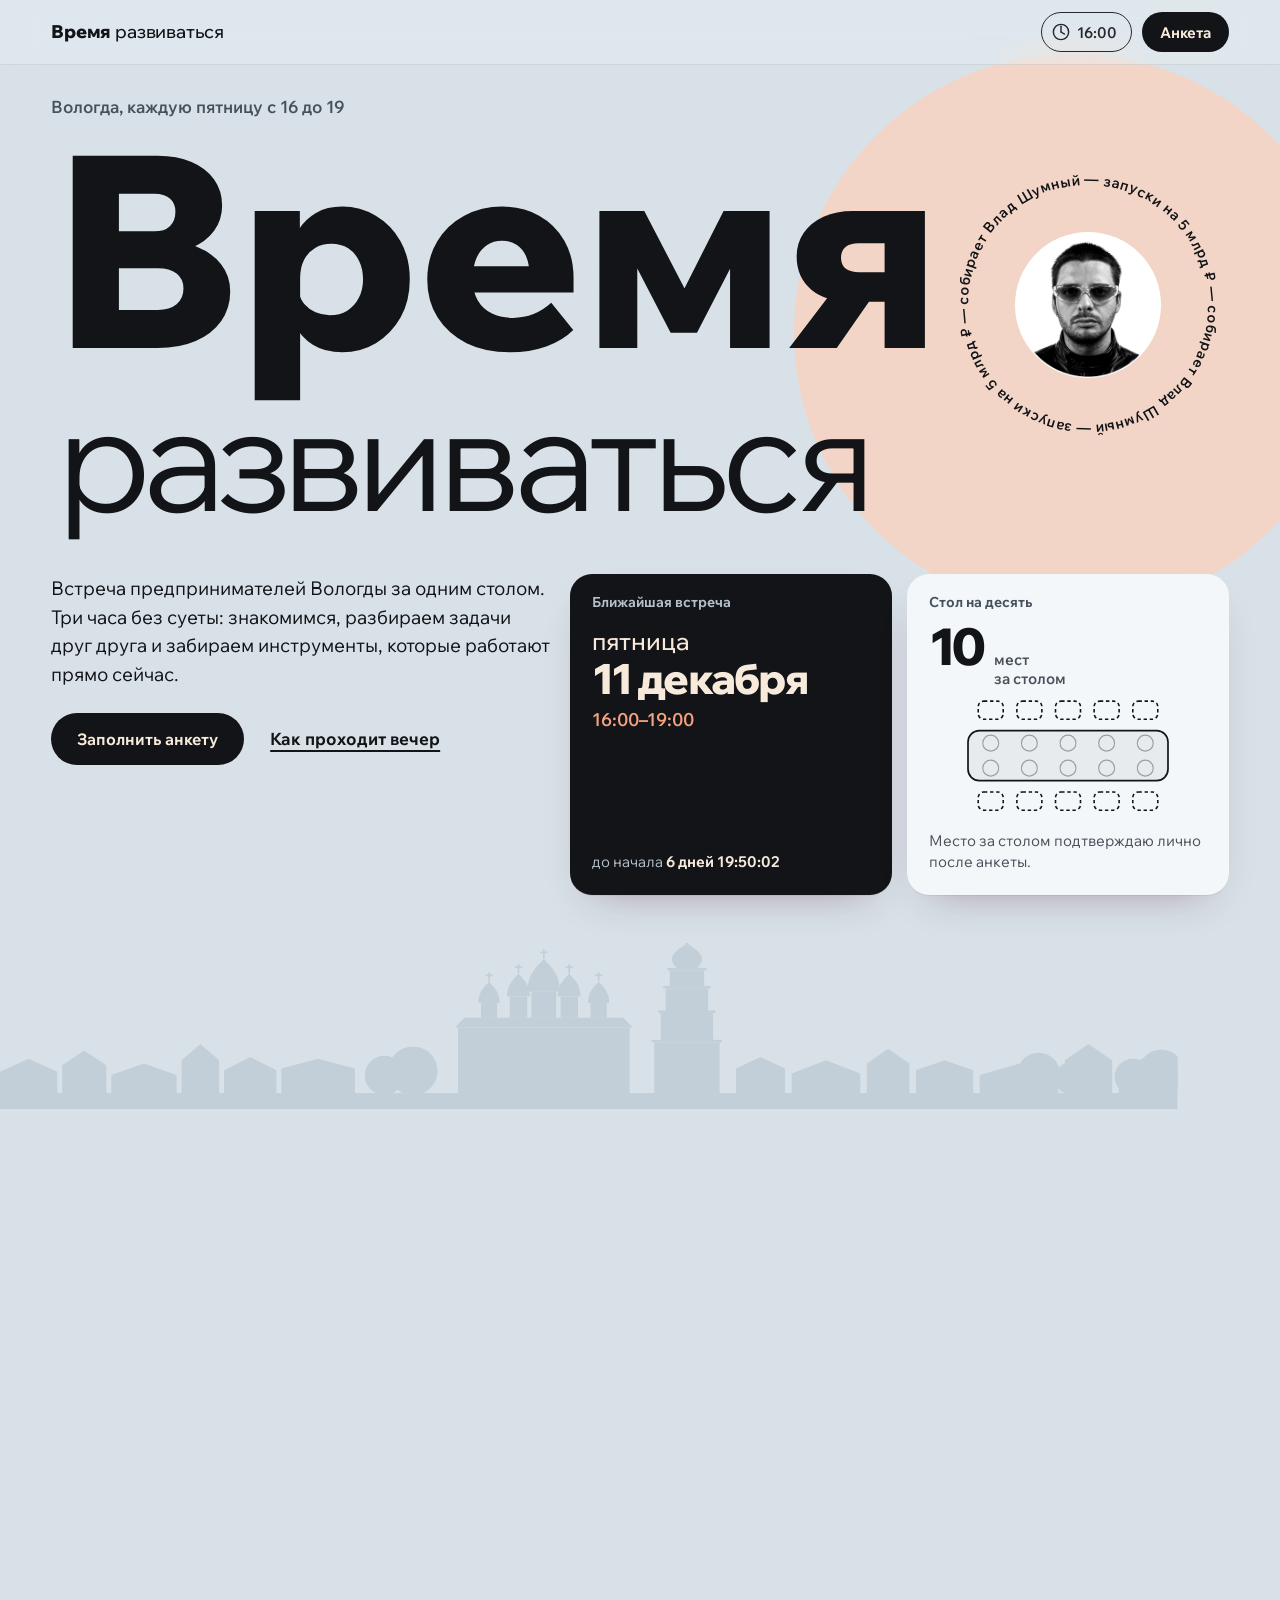
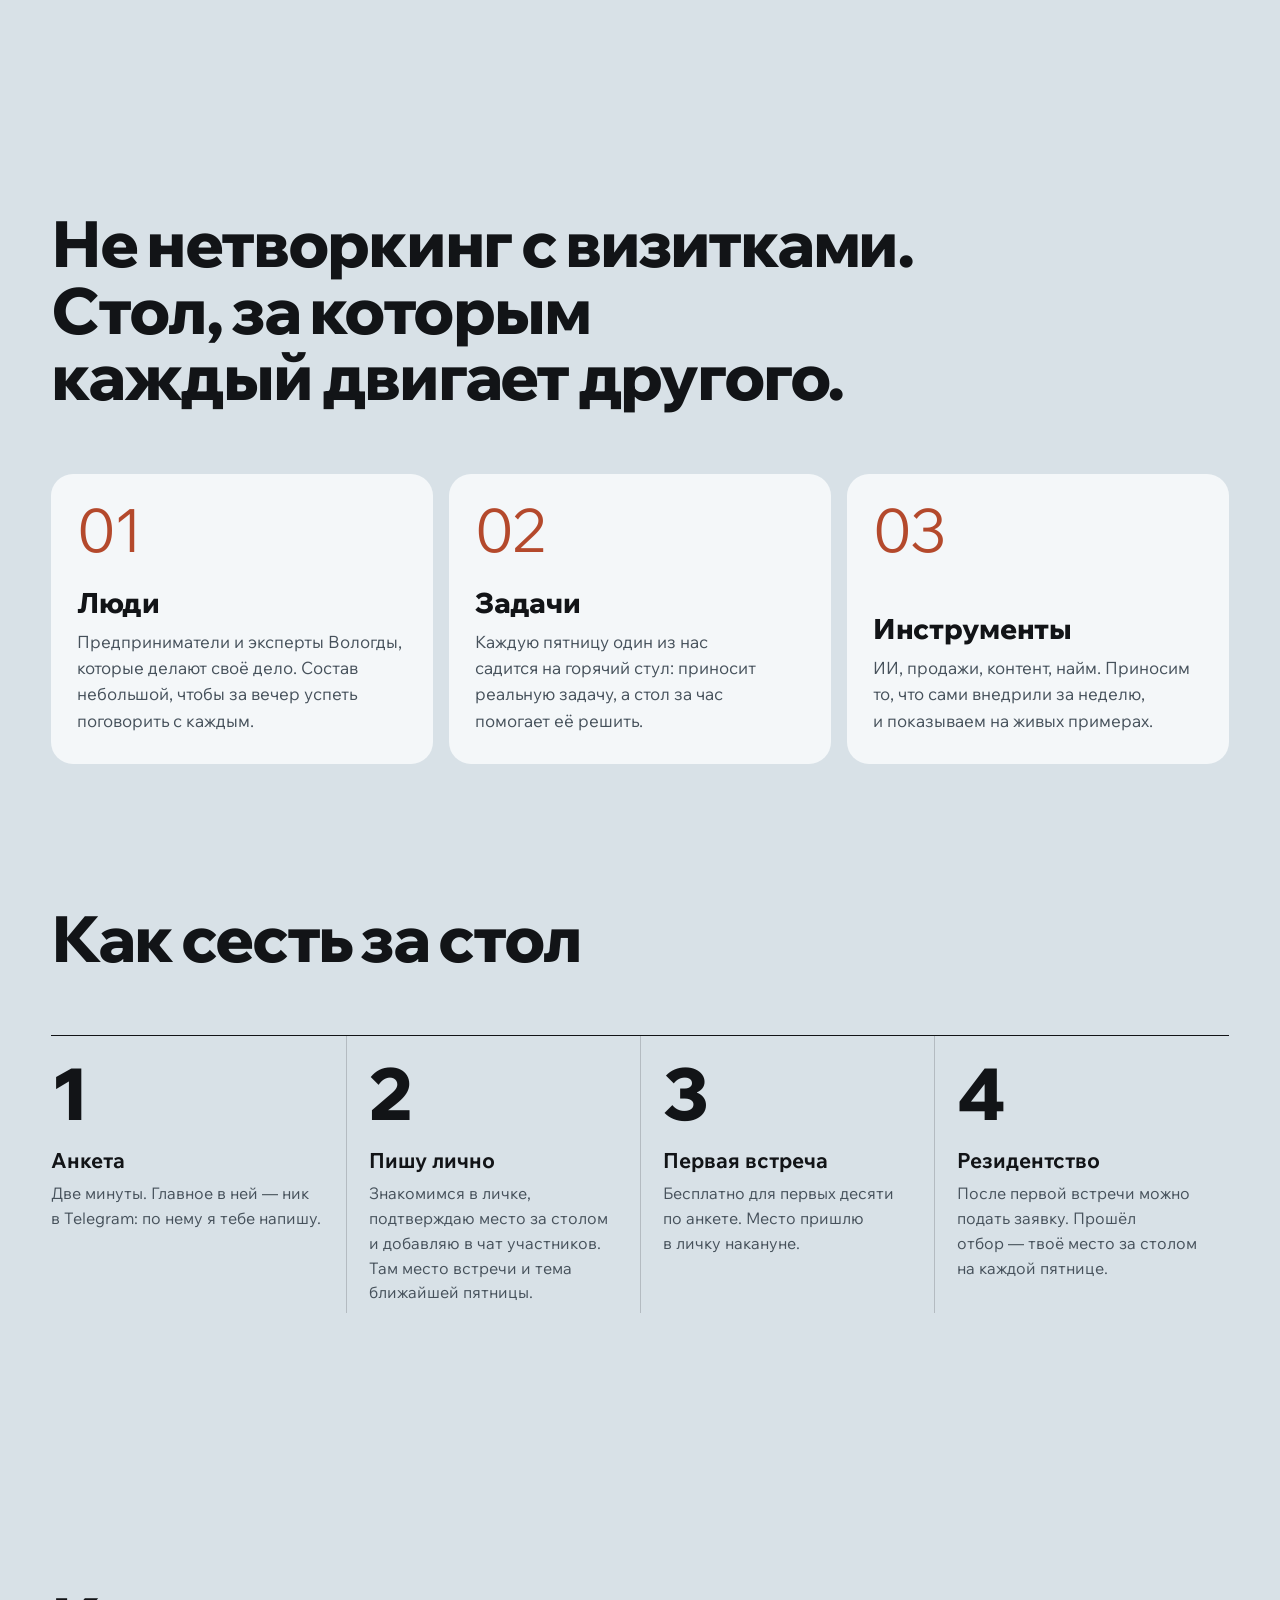
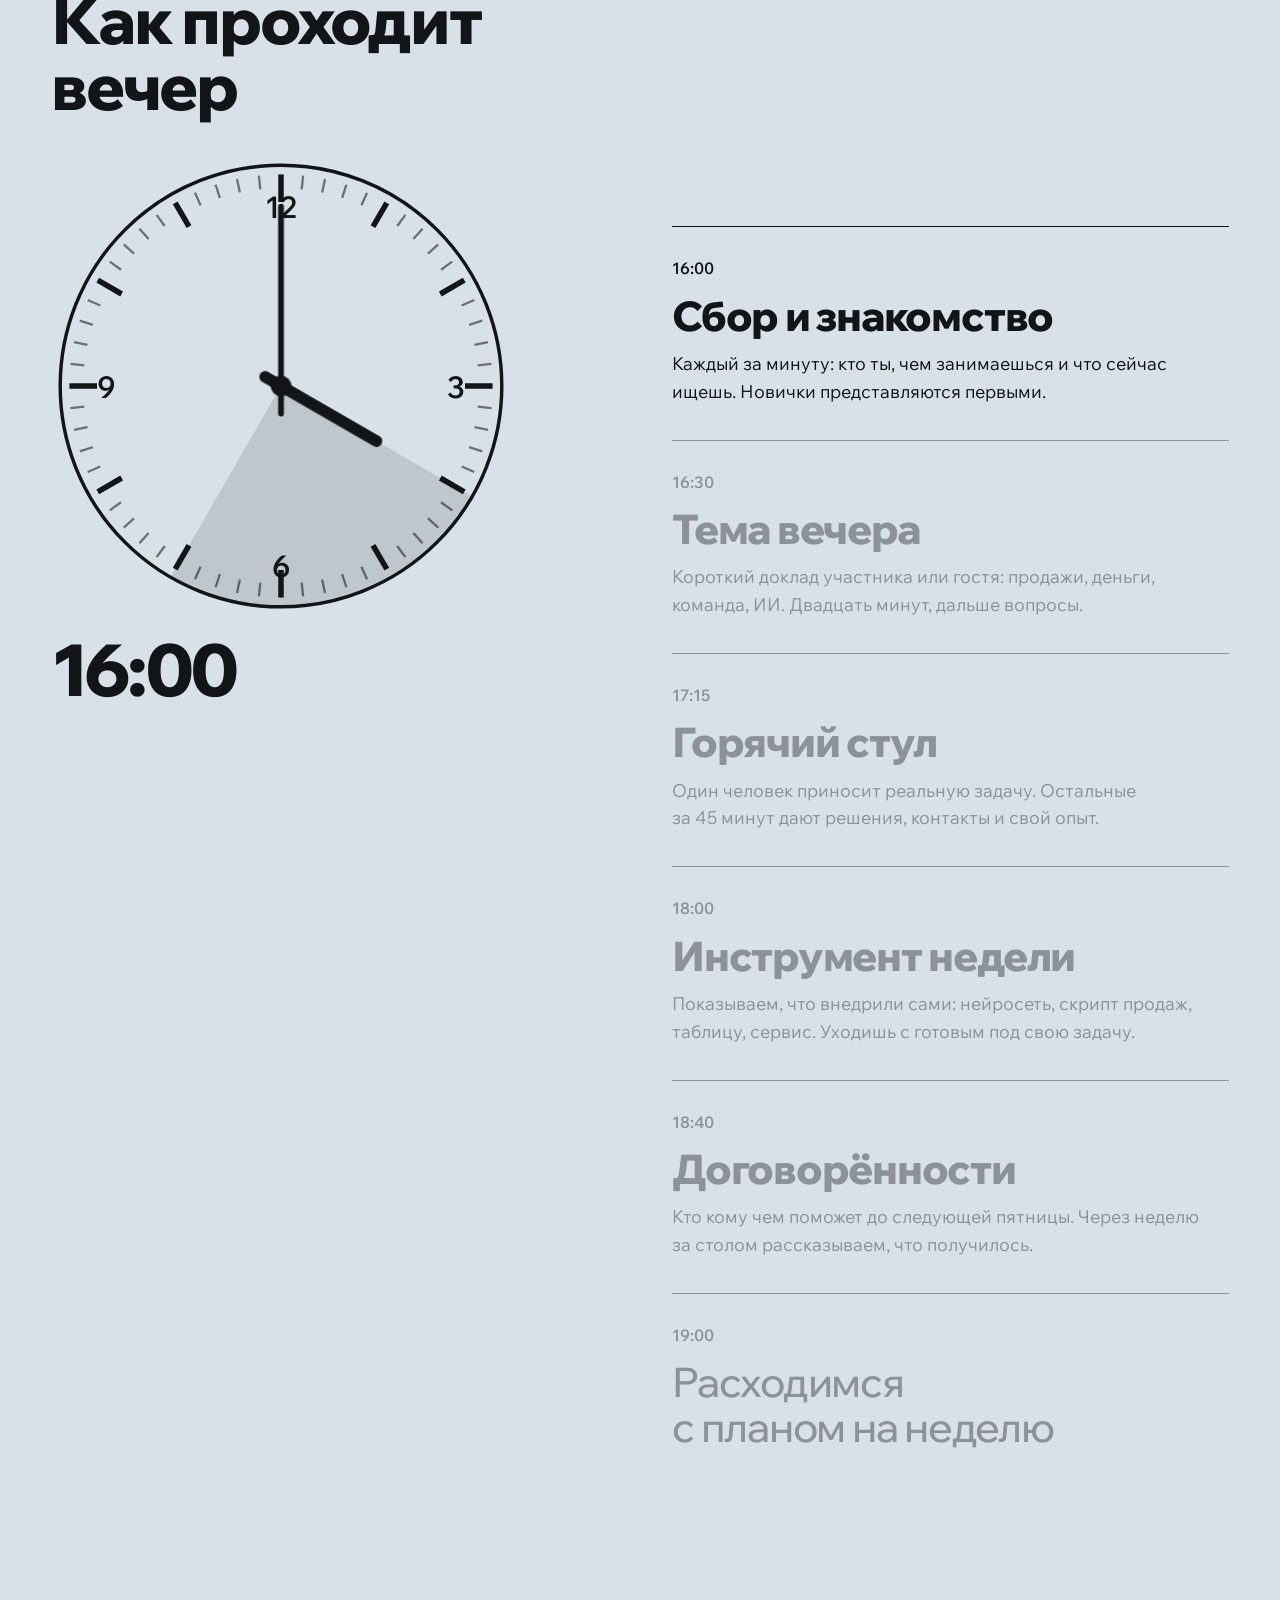
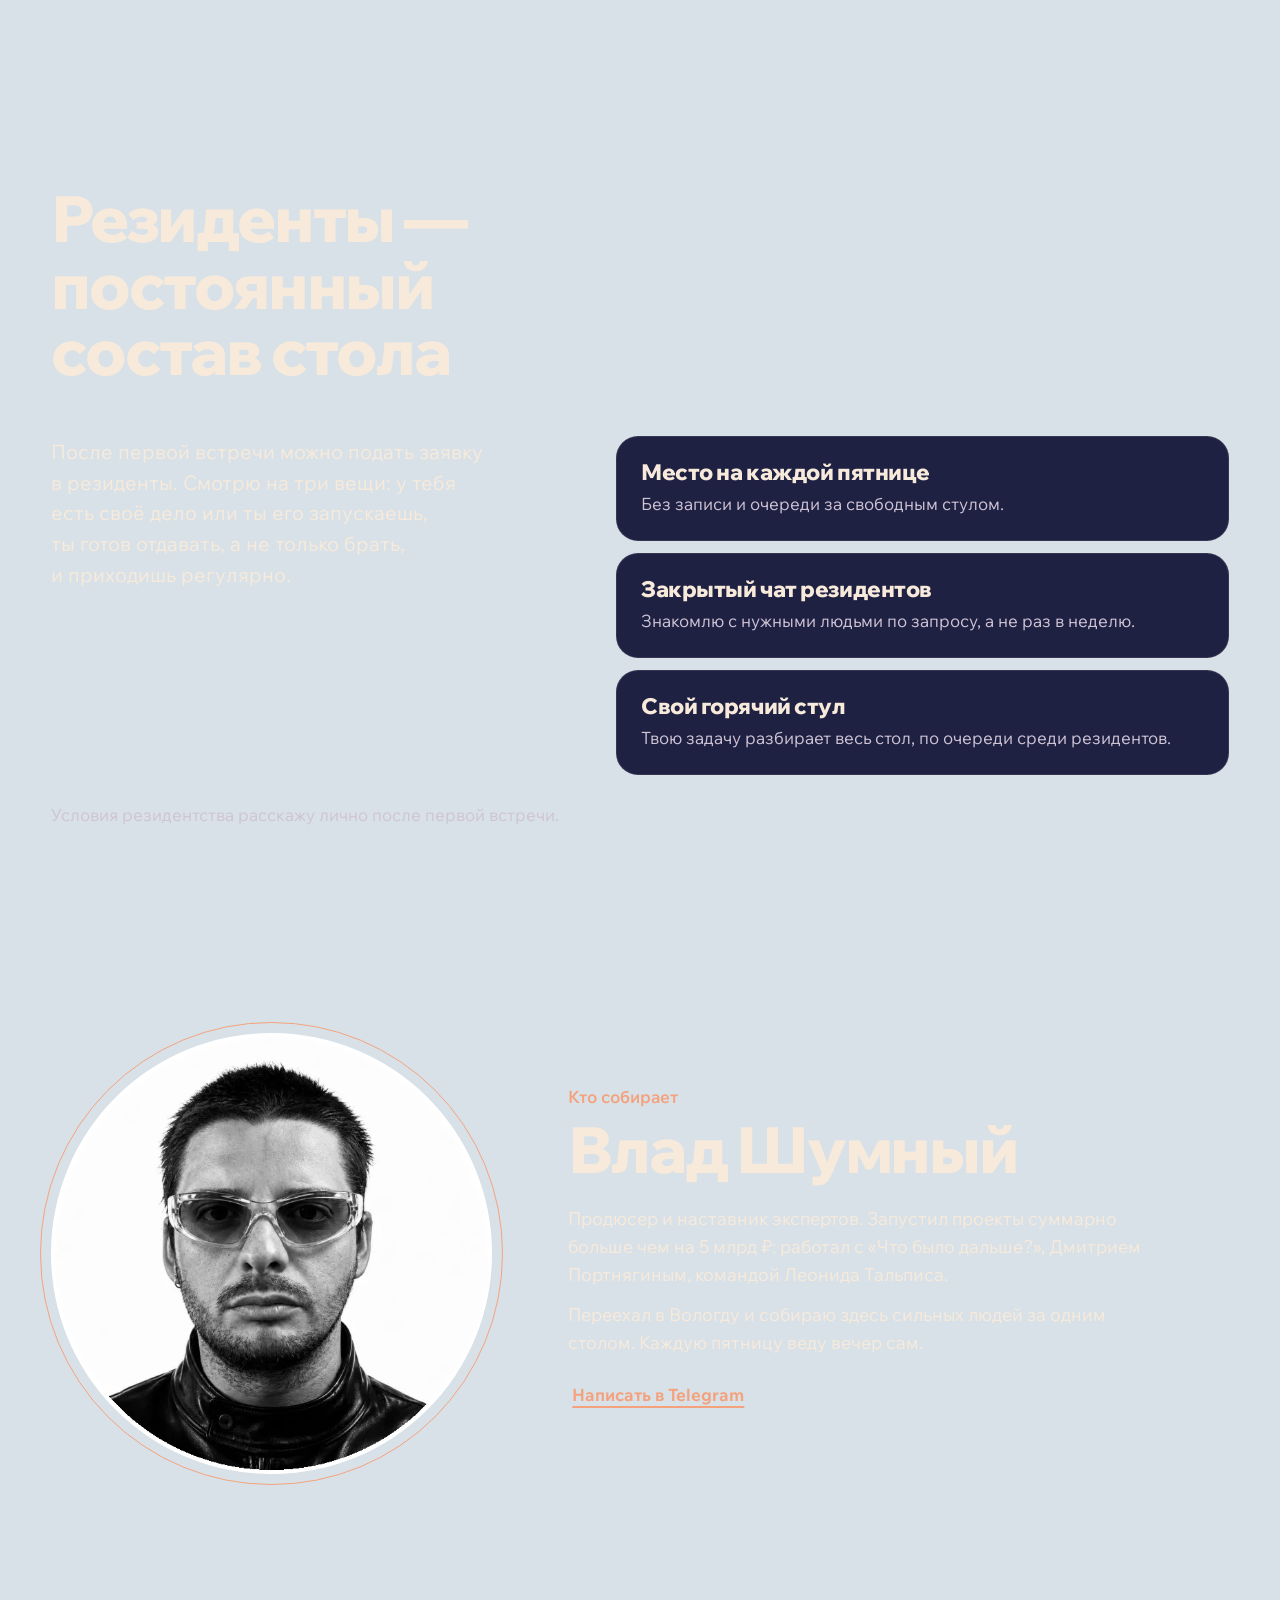
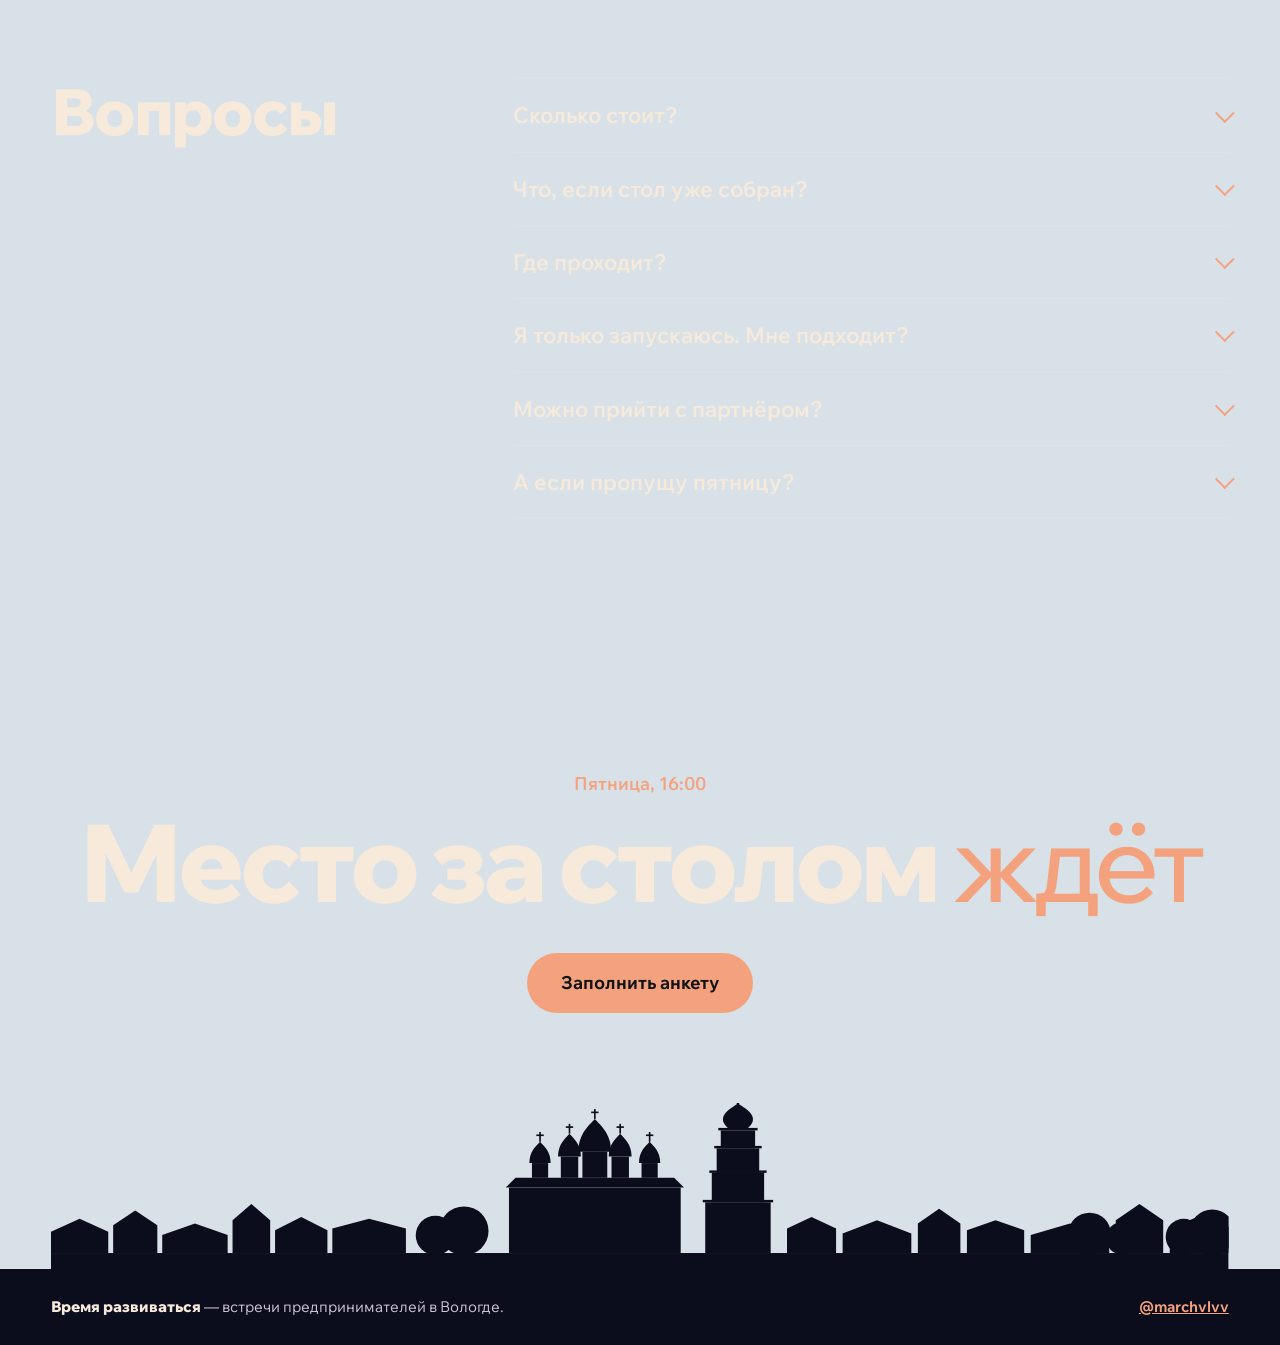
<file: index.html>
<!doctype html>
<html lang="ru">
<head>
<meta charset="utf-8">
<meta name="viewport" content="width=device-width, initial-scale=1, viewport-fit=cover">
<title>Время развиваться — встречи предпринимателей в Вологде</title>
<meta name="description" content="Каждую пятницу с 16 до 19 предприниматели Вологды собираются за одним столом: знакомства, разбор задач и инструменты, которые работают. Первая встреча бесплатна для первых десяти.">
<meta name="theme-color" content="#D8E1E7">
<meta property="og:type" content="website">
<meta property="og:url" content="https://marchvlv.ru/vremya/">
<link rel="canonical" href="https://marchvlv.ru/vremya/">
<meta property="og:title" content="Время развиваться — пятницы в Вологде">
<meta property="og:description" content="Встреча предпринимателей каждую пятницу с 16 до 19. Первая встреча бесплатна для первых десяти.">
<meta property="og:image" content="https://marchvlv.ru/vremya/img/og.jpg">
<link rel="icon" href="img/favicon.svg" type="image/svg+xml">
<link rel="preconnect" href="https://fonts.googleapis.com">
<link rel="preconnect" href="https://fonts.gstatic.com" crossorigin>
<link href="https://fonts.googleapis.com/css2?family=Wix+Madefor+Display:wght@400..800&family=Wix+Madefor+Text:wght@400..800&display=swap" rel="stylesheet">
<script>
/* сборку первого экрана курсорами показываем один раз за визит; ?intro=1 повторяет */
(function(){try{var q=new URLSearchParams(location.search),m=q.get("motion");var on=m==="1"||(m!=="0"&&localStorage.getItem("motion")==="1");var r=matchMedia("(prefers-reduced-motion: reduce)").matches;var seen=q.get("intro")==="1"?null:sessionStorage.getItem("vr-intro");if((!r||on)&&!seen&&!location.hash)document.documentElement.classList.add("assembling")}catch(e){}})();
</script>
<link rel="stylesheet" href="style.css">
</head>
<body>
<a class="skip" href="#main">К содержанию</a>

<!-- небо: четыре цвета вечера, меняются только прозрачностью -->
<div class="sky" aria-hidden="true">
  <i class="sky-l sky-day"></i><i class="sky-l sky-sunset"></i><i class="sky-l sky-dusk"></i><i class="sky-l sky-night"></i>
  <div class="stars" id="stars"></div>
  <div class="sun"><i class="sun-pale"></i><i class="sun-deep"></i></div>
</div>

<header class="bar" id="bar">
  <a class="brand" href="#top" aria-label="Время развиваться, наверх"><em>Время</em> развиваться</a>
  <div class="bar-right">
    <div class="clockpill" aria-hidden="true" title="Листай, и вечер идёт">
      <svg viewBox="0 0 20 20" class="mini"><circle cx="10" cy="10" r="8.5"/><line class="mini-h" x1="10" y1="10" x2="10" y2="5.5"/><line class="mini-m" x1="10" y1="10" x2="10" y2="3.5"/></svg>
      <span id="vtime">16:00</span>
    </div>
    <button class="btn btn-ink btn-sm" type="button" data-open-form>Анкета</button>
  </div>
</header>

<main id="main">
  <!-- 16:00 -->
  <section class="hero" id="top">
    <p class="kicker reveal">Вологда, каждую пятницу с&nbsp;16 до&nbsp;19</p>
    <h1 class="title">
      <span class="t1 reveal">Время</span>
      <span class="t2 reveal">развиваться</span>
    </h1>

    <figure class="portrait reveal" aria-label="Собирает Влад Шумный">
      <svg class="ring" viewBox="0 0 300 300" aria-hidden="true">
        <defs><path id="ringpath" d="M150,150 m-128,0 a128,128 0 1,1 256,0 a128,128 0 1,1 -256,0"/></defs>
        <text><textPath href="#ringpath" textLength="800" lengthAdjust="spacing">собирает Влад Шумный — запуски на 5 млрд ₽ — собирает Влад Шумный — запуски на 5 млрд ₽ — </textPath></text>
      </svg>
      <picture>
        <source srcset="img/vlad-640.webp 640w, img/vlad-320.webp 320w" sizes="(max-width: 700px) 180px, 260px" type="image/webp">
        <img src="img/vlad-640.jpg" width="640" height="640" alt="Влад Шумный в прозрачных очках, чёрно-белый портрет">
      </picture>
    </figure>

    <div class="hero-grid">
      <div class="hero-lead reveal">
        <p class="lead">Встреча предпринимателей Вологды за одним столом. Три часа без суеты: знакомимся, разбираем задачи друг друга и&nbsp;забираем инструменты, которые работают прямо сейчас.</p>
        <div class="cta-row">
          <button class="btn btn-ink" type="button" data-open-form>Заполнить анкету</button>
          <a class="link" href="#vecher">Как проходит вечер</a>
        </div>
      </div>

      <article class="tile tile-date reveal tilt" aria-live="polite">
        <p class="tile-label">Ближайшая встреча</p>
        <p class="date-day" id="next-day">пятница</p>
        <p class="date-num" id="next-date">20 ноября</p>
        <p class="date-time">16:00–19:00</p>
        <p class="count" id="countdown"><span>до начала</span> <b>—</b></p>
        <i class="glare" aria-hidden="true"></i>
      </article>

      <article class="tile tile-table reveal tilt" id="seats">
        <p class="tile-label">Стол на&nbsp;десять</p>
        <div class="seats-head"><span class="seats-num" id="seats-num">10</span><span class="seats-of" id="seats-of">мест<br>свободно</span></div>
        <svg class="table" viewBox="0 0 220 112" aria-hidden="true" id="chairs"></svg>
        <p class="seats-text" id="seats-text">Первая встреча бесплатна для первых десяти по&nbsp;анкете.</p>
        <i class="glare" aria-hidden="true"></i>
      </article>
    </div>

    <svg class="skyline skyline-day" viewBox="0 0 1440 220" preserveAspectRatio="xMidYMax slice" aria-hidden="true"><use href="#kremlin"/></svg>
  </section>

  <!-- кинетическая фраза: слова влетают по прокрутке -->
  <section class="kinetic" id="kinetic" aria-label="Пока все ждут понедельника, мы растём по пятницам">
    <div class="kin-sticky">
      <p class="kin-line" aria-hidden="true">
        <span class="w">Пока</span> <span class="w">все</span>
        <span class="w plate plate-ink">ждут понедельника,</span>
        <span class="w">мы</span> <span class="w plate plate-coral">растём</span>
        <span class="w">по</span> <span class="w plate plate-wine">пятницам.</span>
      </p>
      <span class="stamp" aria-hidden="true"><svg viewBox="0 0 120 120"><defs><path id="stamppath" d="M60,60 m-44,0 a44,44 0 1,1 88,0 a44,44 0 1,1 -88,0"/></defs><circle cx="60" cy="60" r="58"/><text><textPath href="#stamppath" textLength="270" lengthAdjust="spacing">пятница — 16:00 — 19:00 — </textPath></text><text x="60" y="68" class="stamp-c">пт</text></svg></span>
    </div>
  </section>

  <!-- что это -->
  <section class="block what" aria-labelledby="what-h">
    <h2 class="h2 reveal" id="what-h">Не нетворкинг с&nbsp;визитками. Стол, за&nbsp;которым каждый двигает другого.</h2>
    <div class="cards">
      <article class="card reveal tilt">
        <span class="card-n">01</span>
        <h3>Люди</h3>
        <p>Предприниматели и&nbsp;эксперты Вологды, которые делают своё дело. Состав небольшой, чтобы за&nbsp;вечер успеть поговорить с&nbsp;каждым.</p>
        <i class="glare" aria-hidden="true"></i>
      </article>
      <article class="card reveal tilt">
        <span class="card-n">02</span>
        <h3>Задачи</h3>
        <p>Каждую пятницу один из&nbsp;нас садится на&nbsp;горячий стул: приносит реальную задачу, а&nbsp;стол за&nbsp;час помогает её решить.</p>
        <i class="glare" aria-hidden="true"></i>
      </article>
      <article class="card reveal tilt">
        <span class="card-n">03</span>
        <h3>Инструменты</h3>
        <p>ИИ, продажи, контент, найм. Приносим то, что сами внедрили за&nbsp;неделю, и&nbsp;показываем на&nbsp;живых примерах.</p>
        <i class="glare" aria-hidden="true"></i>
      </article>
    </div>
  </section>

  <!-- как попасть -->
  <section class="block path" aria-labelledby="path-h">
    <h2 class="h2 reveal" id="path-h">Как сесть за&nbsp;стол</h2>
    <ol class="steps">
      <li class="step reveal">
        <span class="step-n">1</span>
        <h3>Анкета</h3>
        <p>Две минуты. Главное в&nbsp;ней — ник в&nbsp;Telegram: по&nbsp;нему я&nbsp;тебе напишу.</p>
      </li>
      <li class="step reveal">
        <span class="step-n">2</span>
        <h3>Пишу лично</h3>
        <p>Знакомимся в личке, подтверждаю место за столом и добавляю в чат участников. Там место встречи и тема ближайшей пятницы.</p>
      </li>
      <li class="step reveal">
        <span class="step-n">3</span>
        <h3>Первая встреча</h3>
        <p>Бесплатно для первых десяти по анкете. Место пришлю в личку накануне.</p>
      </li>
      <li class="step reveal">
        <span class="step-n">4</span>
        <h3>Резидентство</h3>
        <p>После первой встречи можно подать заявку. Прошёл отбор — твоё место за&nbsp;столом на&nbsp;каждой пятнице.</p>
      </li>
    </ol>
  </section>

  <!-- вечер: 16:00 → 19:00 -->
  <section class="evening" id="vecher" aria-labelledby="vecher-h">
    <div class="evening-sticky">
      <h2 class="h2 evening-h" id="vecher-h">Как проходит вечер</h2>
      <svg class="dial" viewBox="0 0 200 200" aria-hidden="true">
        <circle class="dial-face" cx="100" cy="100" r="96"/>
        <path class="dial-arc" d="M 100 100 L 183.14 148 A 96 96 0 0 1 52 183.14 Z"/>
        <g class="dial-ticks" id="ticks"></g>
        <g class="dial-nums">
          <text x="100" y="27">12</text><text x="176" y="105">3</text><text x="100" y="183">6</text><text x="24" y="105">9</text>
        </g>
        <g class="hand hand-h" id="hand-h"><line x1="100" y1="108" x2="100" y2="52"/></g>
        <g class="hand hand-m" id="hand-m"><line x1="100" y1="112" x2="100" y2="22"/></g>
        <circle class="dial-pin" cx="100" cy="100" r="4.5"/>
      </svg>
      <p class="dial-time" id="dial-time">16:00</p>
    </div>

    <ol class="slots" id="slots">
      <li class="slot" data-t="0">
        <time>16:00</time>
        <h3>Сбор и&nbsp;знакомство</h3>
        <p>Каждый за&nbsp;минуту: кто ты, чем занимаешься и&nbsp;что сейчас ищешь. Новички представляются первыми.</p>
      </li>
      <li class="slot" data-t="30">
        <time>16:30</time>
        <h3>Тема вечера</h3>
        <p>Короткий доклад участника или гостя: продажи, деньги, команда, ИИ. Двадцать минут, дальше вопросы.</p>
      </li>
      <li class="slot" data-t="75">
        <time>17:15</time>
        <h3>Горячий стул</h3>
        <p>Один человек приносит реальную задачу. Остальные за&nbsp;45 минут дают решения, контакты и&nbsp;свой опыт.</p>
      </li>
      <li class="slot" data-t="120">
        <time>18:00</time>
        <h3>Инструмент недели</h3>
        <p>Показываем, что внедрили сами: нейросеть, скрипт продаж, таблицу, сервис. Уходишь с&nbsp;готовым под свою задачу.</p>
      </li>
      <li class="slot" data-t="160">
        <time>18:40</time>
        <h3>Договорённости</h3>
        <p>Кто кому чем поможет до&nbsp;следующей пятницы. Через неделю за&nbsp;столом рассказываем, что получилось.</p>
      </li>
      <li class="slot slot-end" data-t="180">
        <time>19:00</time>
        <h3>Расходимся с&nbsp;планом на&nbsp;неделю</h3>
      </li>
    </ol>
  </section>

  <!-- 19:00, ночь -->
  <section class="block night resident" aria-labelledby="res-h">
    <h2 class="h2 reveal" id="res-h">Резиденты — постоянный состав стола</h2>
    <div class="res-grid">
      <p class="res-text reveal">После первой встречи можно подать заявку в&nbsp;резиденты. Смотрю на&nbsp;три вещи: у&nbsp;тебя есть своё дело или ты его запускаешь, ты готов отдавать, а&nbsp;не&nbsp;только брать, и&nbsp;приходишь регулярно.</p>
      <ul class="perks">
        <li class="perk reveal tilt"><b>Место на&nbsp;каждой пятнице</b><span>Без записи и&nbsp;очереди за&nbsp;свободным стулом.</span><i class="glare" aria-hidden="true"></i></li>
        <li class="perk reveal tilt"><b>Закрытый чат резидентов</b><span>Знакомлю с&nbsp;нужными людьми по&nbsp;запросу, а&nbsp;не&nbsp;раз в&nbsp;неделю.</span><i class="glare" aria-hidden="true"></i></li>
        <li class="perk reveal tilt"><b>Свой горячий стул</b><span>Твою задачу разбирает весь стол, по&nbsp;очереди среди резидентов.</span><i class="glare" aria-hidden="true"></i></li>
      </ul>
    </div>
    <p class="res-note reveal">Условия резидентства расскажу лично после первой встречи.</p>
  </section>

  <section class="block night host" aria-labelledby="host-h">
    <div class="host-photo reveal">
      <picture>
        <source srcset="img/vlad-640.webp" type="image/webp">
        <img src="img/vlad-640.jpg" width="640" height="640" alt="Влад Шумный" loading="lazy">
      </picture>
    </div>
    <div class="host-text">
      <p class="kicker reveal">Кто собирает</p>
      <h2 class="h2 reveal" id="host-h">Влад Шумный</h2>
      <p class="reveal">Продюсер и&nbsp;наставник экспертов. Запустил проекты суммарно больше чем на&nbsp;5&nbsp;млрд&nbsp;₽: работал с&nbsp;«Что было дальше?», Дмитрием Портнягиным, командой Леонида Тальписа.</p>
      <p class="reveal">Переехал в&nbsp;Вологду и&nbsp;собираю здесь сильных людей за&nbsp;одним столом. Каждую пятницу веду вечер сам.</p>
      <a class="link link-light reveal" href="https://t.me/marchvlvv" target="_blank" rel="noopener">Написать в&nbsp;Telegram</a>
    </div>
  </section>

  <section class="block night faq" aria-labelledby="faq-h">
    <h2 class="h2 reveal" id="faq-h">Вопросы</h2>
    <div class="qa">
      <details class="reveal"><summary>Сколько стоит?</summary><p>Первая встреча бесплатна для первых десяти по&nbsp;анкете. Условия резидентства обсудим после первой встречи.</p></details>
      <details class="reveal"><summary>Что, если стол уже собран?</summary><p>За столом десять мест. Место подтверждаю лично после анкеты. Когда все десять заняты, запись закрывается и снова открывается в воскресенье, уже на следующую пятницу.</p></details>
      <details class="reveal"><summary>Где проходит?</summary><p>В Вологде. Точное место пришлю в личку и закреплю в чате участников.</p></details>
      <details class="reveal"><summary>Я&nbsp;только запускаюсь. Мне подходит?</summary><p>Да, если ты уже делаешь, а&nbsp;не&nbsp;только думаешь. За&nbsp;столом полезно видеть людей на&nbsp;шаг впереди.</p></details>
      <details class="reveal"><summary>Можно прийти с&nbsp;партнёром?</summary><p>Можно, но&nbsp;пусть он тоже заполнит анкету: так я&nbsp;заранее знаю, кто придёт, и&nbsp;смогу познакомить вас с&nbsp;нужными людьми.</p></details>
      <details class="reveal"><summary>А&nbsp;если пропущу пятницу?</summary><p>Ничего страшного, приходи на&nbsp;следующую. Резидентам важно бывать регулярно, остальным — когда получается.</p></details>
    </div>
  </section>

  <section class="final night" aria-labelledby="final-h">
    <p class="final-time reveal">Пятница, 16:00</p>
    <h2 class="final-h reveal" id="final-h">Место за&nbsp;столом <em>ждёт</em></h2>
    <button class="btn btn-sun reveal" type="button" data-open-form>Заполнить анкету</button>
    <svg class="skyline skyline-night" viewBox="0 0 1440 220" preserveAspectRatio="xMidYMax slice" aria-hidden="true"><use href="#kremlin"/></svg>
  </section>
</main>

<footer class="foot night">
  <p><em>Время развиваться</em> — встречи предпринимателей в&nbsp;Вологде.</p>
  <a href="https://t.me/marchvlvv" target="_blank" rel="noopener">@marchvlvv</a>
</footer>

<!-- анкета: лист снизу по шагам -->
<div class="scrim" id="scrim" hidden></div>
<div class="sheet" id="sheet" role="dialog" aria-modal="true" aria-labelledby="sheet-title" hidden>
  <div class="sheet-grip" id="grip" aria-hidden="true"><i></i></div>
  <div class="sheet-head">
    <button class="icon-btn" type="button" id="sheet-back" aria-label="Назад" hidden>
      <svg viewBox="0 0 24 24"><path d="M15 5l-7 7 7 7"/></svg>
    </button>
    <div class="sheet-progress" aria-hidden="true"><i id="progress"></i></div>
    <p class="sheet-step" id="sheet-step">Шаг 1 из&nbsp;3</p>
    <button class="icon-btn" type="button" id="sheet-close" aria-label="Закрыть анкету">
      <svg viewBox="0 0 24 24"><path d="M6 6l12 12M18 6L6 18"/></svg>
    </button>
  </div>

  <form class="sheet-body" id="form" novalidate>
    <input class="hp" type="text" name="company" tabindex="-1" autocomplete="off" aria-hidden="true">

    <fieldset class="pane" data-pane="1">
      <legend id="sheet-title" class="pane-h">Кто ты</legend>
      <div class="field">
        <label for="f-name">Как тебя зовут</label>
        <input id="f-name" name="name" type="text" autocomplete="given-name" maxlength="80" required>
        <p class="err" id="e-name"></p>
      </div>
      <div class="field">
        <label for="f-tg">Ник в&nbsp;Telegram</label>
        <div class="tg-wrap"><span aria-hidden="true">@</span><input id="f-tg" name="telegram" type="text" inputmode="text" autocapitalize="none" autocorrect="off" spellcheck="false" maxlength="60" aria-describedby="h-tg e-tg" required></div>
        <p class="hint" id="h-tg">Напишу сюда лично и&nbsp;добавлю в&nbsp;чат участников. Проверь, что личка открыта.</p>
        <p class="err" id="e-tg"></p>
      </div>
      <div class="field">
        <label for="f-what">Чем занимаешься</label>
        <input id="f-what" name="what" type="text" maxlength="160" placeholder="Например: кофейня, юрист, мебель" required>
        <p class="err" id="e-what"></p>
      </div>
    </fieldset>

    <fieldset class="pane" data-pane="2" hidden>
      <legend class="pane-h">Твоё дело</legend>
      <div class="field" role="radiogroup" aria-labelledby="l-stage" aria-describedby="e-stage">
        <p class="label" id="l-stage">Где ты сейчас</p>
        <div class="options" id="stages"></div>
        <p class="err" id="e-stage"></p>
      </div>
      <div class="field" role="group" aria-labelledby="l-goals" aria-describedby="e-goals">
        <p class="label" id="l-goals">Зачем идёшь <span>можно несколько</span></p>
        <div class="chips" id="goals"></div>
        <p class="err" id="e-goals"></p>
      </div>
    </fieldset>

    <fieldset class="pane" data-pane="3" hidden>
      <legend class="pane-h">Последнее</legend>
      <div class="field">
        <label for="f-topic">Какую задачу хочешь разобрать за&nbsp;столом <span>необязательно</span></label>
        <textarea id="f-topic" name="topic" rows="4" maxlength="500" placeholder="Например: не&nbsp;могу найти менеджера по&nbsp;продажам"></textarea>
      </div>
      <div class="field">
        <label for="f-phone">Телефон <span>необязательно, если Telegram не&nbsp;ответит</span></label>
        <input id="f-phone" name="phone" type="tel" autocomplete="tel" inputmode="tel" maxlength="30">
      </div>
      <p class="form-err" id="form-err" role="alert" hidden></p>
    </fieldset>

    <div class="pane pane-done" data-pane="done" hidden tabindex="-1" id="done">
      <svg class="done-mark" viewBox="0 0 64 64" aria-hidden="true"><circle cx="32" cy="32" r="29"/><path d="M19 33l9 9 17-19"/></svg>
      <h3 class="pane-h" id="done-h">Ты в&nbsp;списке</h3>
      <p id="done-text">Напишу тебе в&nbsp;Telegram в&nbsp;течение дня.</p>
      <a class="btn btn-ink" href="https://t.me/marchvlvv" target="_blank" rel="noopener">Написать Владу первым</a>
      <button class="link" type="button" id="done-close">Вернуться на&nbsp;сайт</button>
    </div>

    <div class="sheet-foot" id="sheet-foot">
      <button class="btn btn-ink btn-wide" type="submit" id="next">Дальше</button>
    </div>
  </form>
</div>

<!-- силуэт Вологодского кремля: Софийский собор и колокольня -->
<svg width="0" height="0" style="position:absolute" aria-hidden="true">
  <symbol id="kremlin" viewBox="0 0 1440 220"><rect x="0.0" y="200.0" width="1440.0" height="20.0"/><path d="M0 200 V174 L35.0 158 L70 174 V200 Z"/><path d="M76 200 V166 L103.0 148 L130 166 V200 Z"/><path d="M136 200 V178 L176.0 164 L216 178 V200 Z"/><path d="M222 200 V160 L245.0 140 L268 160 V200 Z"/><path d="M274 200 V172 L306.0 156 L338 172 V200 Z"/><path d="M344 200 V170 L389.0 158 L434 170 V200 Z"/><circle cx="470" cy="178.4" r="24"/><rect x="468.0" y="176.0" width="4.0" height="24.0"/><circle cx="505" cy="173.0" r="30"/><rect x="503.0" y="170.0" width="4.0" height="30.0"/><circle cx="1270" cy="176.6" r="26"/><rect x="1268.0" y="174.0" width="4.0" height="26.0"/><circle cx="1310" cy="182.0" r="20"/><rect x="1308.0" y="180.0" width="4.0" height="20.0"/><rect x="560.0" y="120.0" width="210.0" height="80.0"/><path d="M556 120 H774 L762 108 H568 Z"/><rect x="588.1" y="90.0" width="19.8" height="18.0"/><path d="M585.0 90.0 C585.0 75.7 593.3 69.2 598.0 64.0 C602.7 69.2 611.0 75.7 611.0 90.0 Z"/><rect x="597.0" y="52.0" width="2.0" height="12.0"/><rect x="593.5" y="55.0" width="9.0" height="2.0"/><rect x="722.1" y="90.0" width="19.8" height="18.0"/><path d="M719.0 90.0 C719.0 75.7 727.3 69.2 732.0 64.0 C736.7 69.2 745.0 75.7 745.0 90.0 Z"/><rect x="731.0" y="52.0" width="2.0" height="12.0"/><rect x="727.5" y="55.0" width="9.0" height="2.0"/><rect x="623.4" y="82.0" width="21.3" height="26.0"/><path d="M620.0 82.0 C620.0 66.6 629.0 59.6 634.0 54.0 C639.0 59.6 648.0 66.6 648.0 82.0 Z"/><rect x="633.0" y="42.0" width="2.0" height="12.0"/><rect x="629.5" y="45.0" width="9.0" height="2.0"/><rect x="685.4" y="82.0" width="21.3" height="26.0"/><path d="M682.0 82.0 C682.0 66.6 691.0 59.6 696.0 54.0 C701.0 59.6 710.0 66.6 710.0 82.0 Z"/><rect x="695.0" y="42.0" width="2.0" height="12.0"/><rect x="691.5" y="45.0" width="9.0" height="2.0"/><rect x="649.8" y="76.0" width="30.4" height="32.0"/><path d="M645.0 76.0 C645.0 54.0 657.8 44.0 665.0 36.0 C672.2 44.0 685.0 54.0 685.0 76.0 Z"/><rect x="664.0" y="24.0" width="2.0" height="12.0"/><rect x="660.5" y="27.0" width="9.0" height="2.0"/><rect x="800.0" y="138.0" width="80.0" height="62.0"/><rect x="797.0" y="135.0" width="86.0" height="3.0"/><rect x="808.0" y="102.0" width="64.0" height="36.0"/><rect x="805.0" y="99.0" width="70.0" height="3.0"/><rect x="814.0" y="72.0" width="52.0" height="30.0"/><rect x="811.0" y="69.0" width="58.0" height="3.0"/><rect x="819.0" y="50.0" width="42.0" height="22.0"/><rect x="816.0" y="47.0" width="48.0" height="3.0"/><path d="M827.8 47.0 C816.4 36.5 821.0 28.4 840.0 17.0 C859.0 28.4 863.6 36.5 852.2 47.0 Z"/><rect x="838.5" y="2.0" width="3.0" height="16.0"/><rect x="834.0" y="8.0" width="12.0" height="2.5"/><path d="M900 200 V170 L930.0 156 L960 170 V200 Z"/><path d="M968 200 V176 L1010.0 160 L1052 176 V200 Z"/><path d="M1060 200 V164 L1086.0 146 L1112 164 V200 Z"/><path d="M1120 200 V172 L1155.0 160 L1190 172 V200 Z"/><path d="M1198 200 V178 L1246.0 164 L1294 178 V200 Z"/><path d="M1302 200 V160 L1331.0 140 L1360 160 V200 Z"/><path d="M1368 200 V170 L1406.0 154 L1444 170 V200 Z"/><path d="M1452 200 V174 L1484.0 160 L1516 174 V200 Z"/><circle cx="1385" cy="180.2" r="22"/><rect x="1383.0" y="178.0" width="4.0" height="22.0"/><circle cx="1420" cy="174.8" r="28"/><rect x="1418.0" y="172.0" width="4.0" height="28.0"/></symbol>
</svg>

<script src="main.js" defer></script>
</body>
</html>
</file>
<file: style.css>
/* «Время развиваться»: страница — это вечер с 16 до 19. Небо меняется только прозрачностью слоёв. */
:root {
  --sky: #D8E1E7;        /* 16:00, северное ноябрьское небо */
  --peach: #F4A27E;      /* акцент на тёмном */
  --sunset: #E4673F;     /* 17:00 */
  --dusk: #5B2140;       /* 18:00 */
  --night: #14152B;      /* 19:00 */
  --ink: #121417;
  --ink-2: #46515B;      /* второстепенный текст на небе, 5.9:1 */
  --cream: #F7EADB;
  --cream-2: #CFC3D6;    /* второстепенный текст ночью, 10:1 */
  --paper: #F4F7F9;      /* плитки днём */
  --night-2: #1F2142;    /* плитки ночью */
  --sun-pale: #F2D5C6;
  --sun-deep: #EE7A4B;
  --err: #9E1F12;
  --fg: var(--ink);
  --fg-2: var(--ink-2);
  --r: 22px;
  --r-sm: 14px;
  --serif: "Wix Madefor Display", -apple-system, BlinkMacSystemFont, "Segoe UI", sans-serif;
  --sans: "Wix Madefor Text", -apple-system, BlinkMacSystemFont, "Segoe UI", sans-serif;
  --gut: clamp(16px, 4vw, 56px);
  --ease: cubic-bezier(.2, .8, .2, 1);
  color-scheme: light;
}
:root[data-dark] { --fg: var(--cream); --fg-2: var(--cream-2); }

*, *::before, *::after { box-sizing: border-box; margin: 0; padding: 0; }
html { -webkit-text-size-adjust: 100%; scroll-padding-top: 84px; overflow-x: clip; }
body {
  background: var(--sky);
  color: var(--fg);
  font: 400 17px/1.55 var(--sans);
  -webkit-font-smoothing: antialiased;
  overflow-x: clip;
  transition: color .5s var(--ease);
}
body.locked { overflow: hidden; }
img, svg { display: block; max-width: 100%; }
button { font: inherit; color: inherit; background: none; border: 0; cursor: pointer; }
a { color: inherit; }
h1, h2, h3 { text-wrap: balance; font-weight: inherit; }
p { text-wrap: pretty; }
:focus-visible { outline: 3px solid currentColor; outline-offset: 3px; border-radius: 6px; }
[hidden] { display: none !important; }
.skip { position: absolute; left: -999px; top: 8px; z-index: 100; background: var(--ink); color: var(--cream); padding: 10px 14px; border-radius: 10px; }
.skip:focus { left: 8px; }

/* ---------- небо ---------- */
.sky { position: fixed; inset: 0; z-index: -1; pointer-events: none; overflow: hidden; }
.sky-l { position: absolute; inset: 0; opacity: 0; }
.sky-day { background: var(--sky); opacity: 1; }
.sky-sunset { background: var(--sunset); }
.sky-dusk { background: var(--dusk); }
.sky-night { background: var(--night); }
.sun {
  position: absolute; width: min(62vmin, 620px); aspect-ratio: 1; right: -8vmin; top: 6vh;
  will-change: transform;
}
.sun i { position: absolute; inset: 0; border-radius: 50%; }
.sun-pale { background: var(--sun-pale); }
.sun-deep { background: var(--sun-deep); opacity: 0; }
.stars { position: absolute; inset: 0; opacity: 0; }
.stars i { position: absolute; width: 2px; height: 2px; border-radius: 50%; background: #FFF6E4; }

/* ---------- шапка: единственное стекло ---------- */
.bar {
  position: fixed; top: 0; left: 0; right: 0; z-index: 20;
  display: flex; align-items: center; justify-content: space-between; gap: 12px;
  padding: 12px var(--gut); padding-top: max(12px, env(safe-area-inset-top));
  background: rgba(255, 255, 255, .22);
  -webkit-backdrop-filter: blur(16px) saturate(1.3);
  backdrop-filter: blur(16px) saturate(1.3);
  border-bottom: 1px solid rgba(18, 20, 23, .08);
  transition: background-color .5s var(--ease), border-color .5s var(--ease);
}
:root[data-dark] .bar { background: rgba(20, 21, 43, .38); border-color: rgba(247, 234, 219, .1); }
.brand { font: 500 18px/1 var(--serif); text-decoration: none; white-space: nowrap; letter-spacing: -.01em; }
.brand em { font-style: normal; font-weight: 800; }
.bar-right { display: flex; align-items: center; gap: 10px; }
.clockpill {
  display: inline-flex; align-items: center; gap: 7px; height: 40px; padding: 0 14px 0 10px;
  border-radius: 99px; border: 1px solid currentColor; font: 600 15px/1 var(--sans);
  font-variant-numeric: tabular-nums; opacity: .9;
}
.mini { width: 18px; height: 18px; fill: none; stroke: currentColor; stroke-width: 1.6; stroke-linecap: round; }
.mini-h, .mini-m { transform-origin: 10px 10px; }

/* ---------- кнопки ---------- */
.btn {
  display: inline-flex; align-items: center; justify-content: center; gap: 8px;
  min-height: 52px; padding: 0 26px; border-radius: 99px;
  font: 700 16px/1 var(--sans); text-decoration: none; white-space: nowrap;
  transition: transform .2s var(--ease), background-color .3s, color .3s;
}
.btn:active { transform: scale(.97); }
.btn-ink { background: var(--ink); color: var(--cream); }
.btn-ink:hover { background: #2B3138; }
:root[data-dark] .bar .btn-ink { background: var(--peach); color: var(--ink); }
.btn-sun { background: var(--peach); color: var(--ink); min-height: 60px; padding: 0 34px; font-size: 18px; }
.btn-sun:hover { background: #F7B898; }
.btn-sm { min-height: 40px; padding: 0 18px; font-size: 15px; }
.btn-wide { width: 100%; }
.btn[disabled] { opacity: .6; cursor: progress; }
.link {
  font-weight: 700; text-decoration: underline; text-decoration-thickness: 1.5px; text-underline-offset: 5px;
  padding: 12px 4px; display: inline-block;
}
.link:hover { text-decoration-thickness: 3px; }

/* ---------- 16:00, первый экран ---------- */
.hero {
  position: relative; min-height: 100svh;
  padding: calc(96px + env(safe-area-inset-top)) var(--gut) 0;
  display: grid; grid-template-columns: 1fr auto; grid-template-areas: "kicker kicker" "title portrait" "grid grid" "sky sky";
  align-items: end;
}
.kicker { grid-area: kicker; font: 600 17px/1.3 var(--sans); color: var(--fg-2); margin-bottom: 8px; }
.title { grid-area: title; font-family: var(--serif); line-height: .9; letter-spacing: -.045em; color: var(--fg); }
.t1 { display: block; font-weight: 800; font-size: clamp(104px, 21vw, 340px); }
.t2 { display: block; font-weight: 400; font-size: clamp(56px, 11.4vw, 184px); letter-spacing: -.045em; margin-top: .16em; padding-left: .04em; }
.portrait {
  grid-area: portrait; position: relative; align-self: start; justify-self: end;
  width: clamp(180px, 22vw, 300px); aspect-ratio: 1; margin-top: clamp(12px, 3vw, 40px);
}
.portrait picture, .portrait img { position: absolute; inset: 14%; width: 72%; height: 72%; border-radius: 50%; object-fit: cover; }
.portrait img { filter: grayscale(1) contrast(1.05); }
.ring { position: absolute; inset: 0; width: 100%; height: 100%; animation: spin 40s linear infinite; animation-play-state: paused; }
.motion .ring { animation-play-state: running; }
.ring text { font: 600 15.4px/1 var(--sans); fill: var(--fg); letter-spacing: .02em; }
@keyframes spin { to { transform: rotate(360deg); } }

.hero-grid {
  grid-area: grid; display: grid; gap: 16px; margin-top: clamp(28px, 4vw, 52px);
  grid-template-columns: minmax(0, 1.25fr) minmax(0, .8fr) minmax(0, .8fr); align-items: stretch;
  position: relative; z-index: 2;
}
.lead { font-size: clamp(18px, 1.5vw, 21px); line-height: 1.5; max-width: 34em; }
.cta-row { display: flex; flex-wrap: wrap; align-items: center; gap: 8px 22px; margin-top: 24px; }

.tile {
  position: relative; overflow: hidden; border-radius: var(--r); padding: 20px 22px 22px;
  background: var(--paper); color: var(--ink);
  box-shadow: 0 1px 0 rgba(18, 20, 23, .06), 0 18px 40px -24px rgba(91, 33, 64, .45);
  transform-style: preserve-3d; will-change: transform;
}
.tile-label { font: 700 14px/1.2 var(--sans); color: var(--ink-2); }
.tile-date { background: var(--ink); color: var(--cream); display: flex; flex-direction: column; }
.tile-date .tile-label { color: #B4BFC9; }
.date-day { font: 500 24px/1 var(--serif); margin-top: 18px; }
.date-num { font: 800 clamp(34px, 3.3vw, 48px)/1 var(--serif); letter-spacing: -.04em; margin-top: 4px; }
.date-time { font: 600 18px/1.2 var(--sans); color: var(--peach); margin-top: 10px; font-variant-numeric: tabular-nums; }
.count { margin-top: auto; padding-top: 18px; font-size: 15px; color: #B4BFC9; font-variant-numeric: tabular-nums; }
.count b { color: var(--cream); font-weight: 700; }

.tile-table { display: flex; flex-direction: column; }
.table { width: 100%; max-width: 250px; height: auto; margin: 4px auto 10px; overflow: visible; }
.t-board { fill: rgba(18, 20, 23, .05); stroke: var(--ink); stroke-width: 1.5; }
.dish { fill: none; stroke: var(--ink); stroke-width: 1; opacity: .35; transition: opacity .4s, fill .4s; }
.dish.is-taken { fill: var(--sunset); stroke: var(--ink); opacity: 1; }
.chair { fill: transparent; stroke: var(--ink); stroke-width: 1.4; stroke-dasharray: 3 2.4; transform-box: fill-box; transform-origin: center; transition: fill .4s var(--ease); }
.chair.is-taken { fill: var(--ink); stroke-dasharray: none; }
.chair.is-pop { animation: pop .5s var(--ease); }
.table.is-loading .chair { animation: pulse 1.2s ease-in-out infinite; }
@keyframes pop { 0% { transform: scale(.4); } 70% { transform: scale(1.25); } 100% { transform: scale(1); } }
@keyframes pulse { 50% { opacity: .35; } }
.seats-head { display: flex; align-items: baseline; gap: 10px; margin-top: 12px; }
.seats-num { font: 800 clamp(44px, 4vw, 60px)/.9 var(--serif); letter-spacing: -.05em; font-variant-numeric: tabular-nums; }
.seats-of { font: 600 15px/1.25 var(--sans); color: var(--ink-2); }
.seats-text { font-size: 15px; line-height: 1.45; margin-top: auto; color: var(--ink-2); }
.seats-text b { font-weight: 800; color: var(--ink); }

.glare {
  position: absolute; inset: 0; pointer-events: none; opacity: 0; border-radius: inherit;
  background: radial-gradient(circle at var(--gx, 50%) var(--gy, 50%), rgba(255, 255, 255, .38), transparent 55%);
  transition: opacity .35s;
}
.tilt:hover .glare { opacity: 1; }

.skyline { grid-area: sky; width: calc(100% + 2 * var(--gut)); margin: clamp(24px, 4vw, 48px) calc(-1 * var(--gut)) 0; height: clamp(90px, 13vw, 200px); }
.skyline-day { fill: #C3CFD8; }

/* ---------- общие блоки ---------- */
.block { padding: clamp(80px, 11vw, 150px) var(--gut); position: relative; }
.h2 { font: 800 clamp(36px, 5vw, 74px)/1.04 var(--serif); letter-spacing: -.035em; max-width: 15em; }

.cards { display: grid; grid-template-columns: repeat(3, minmax(0, 1fr)); gap: 16px; margin-top: clamp(36px, 5vw, 64px); }
.card {
  position: relative; overflow: hidden; border-radius: var(--r); padding: 26px 26px 30px; min-height: 280px;
  background: var(--paper); display: flex; flex-direction: column; transform-style: preserve-3d; will-change: transform;
}
.card-n { font: 400 60px/1 var(--serif); letter-spacing: -.04em; color: #B4492C; }
.card h3 { font: 800 28px/1.1 var(--serif); margin-top: auto; padding-top: 28px; letter-spacing: -.01em; }
.card p { margin-top: 10px; color: var(--ink-2); }

.path { padding-top: 0; }
.steps { list-style: none; display: grid; grid-template-columns: repeat(4, minmax(0, 1fr)); gap: 0; margin-top: clamp(36px, 5vw, 64px); border-top: 1.5px solid var(--ink); }
.step { padding: 22px 22px 8px 0; position: relative; }
.step + .step { padding-left: 22px; border-left: 1px solid rgba(18, 20, 23, .18); }
.step-n { font: 800 clamp(52px, 5.6vw, 80px)/1 var(--serif); letter-spacing: -.05em; display: block; }
.step h3 { font: 700 21px/1.2 var(--sans); margin-top: 18px; }
.step p { color: var(--ink-2); margin-top: 8px; font-size: 16px; }

/* ---------- вечер: часы ---------- */
.evening {
  position: relative; display: grid; grid-template-columns: minmax(0, 1fr) minmax(0, 1fr); gap: 0 clamp(24px, 5vw, 80px);
  padding: clamp(60px, 8vw, 110px) var(--gut) clamp(80px, 10vw, 140px);
}
.evening-sticky { position: sticky; top: 90px; align-self: start; height: calc(100svh - 120px); display: flex; flex-direction: column; justify-content: center; }
.evening-h { margin-bottom: clamp(20px, 3vw, 36px); }
.dial { width: min(100%, 52svh, 460px); height: auto; overflow: visible; }
.dial-face { fill: none; stroke: currentColor; stroke-width: 1.5; }
.dial-arc { fill: currentColor; opacity: .12; }
.dial-ticks line { stroke: currentColor; stroke-width: 1; opacity: .55; }
.dial-ticks line.major { stroke-width: 2.4; opacity: 1; }
.dial-nums text { font: 600 13px/1 var(--sans); fill: currentColor; text-anchor: middle; }
.hand line { stroke: currentColor; stroke-linecap: round; }
.hand-h line { stroke-width: 5; }
.hand-m line { stroke-width: 2.5; }
.hand { transform-origin: 100px 100px; will-change: transform; }
.dial-pin { fill: currentColor; }
.dial-time { font: 800 clamp(44px, 5.6vw, 78px)/1 var(--serif); letter-spacing: -.04em; font-variant-numeric: tabular-nums; margin-top: 18px; }

.slots { list-style: none; padding: 30svh 0 20svh; }
.slot { padding: 28px 0 34px; border-top: 1px solid currentColor; opacity: .38; transition: opacity .5s var(--ease); }
.slot.is-now { opacity: 1; }
.slot time { font: 600 16px/1 var(--sans); font-variant-numeric: tabular-nums; }
.slot h3 { font: 800 clamp(28px, 3.2vw, 44px)/1.08 var(--serif); letter-spacing: -.03em; margin-top: 12px; }
.slot p { margin-top: 12px; max-width: 30em; font-size: 18px; }
.slot-end h3 { font-weight: 500; }

/* ---------- 19:00, ночь ---------- */
.night { color: var(--cream); }
.resident .h2 { max-width: 12em; }
.res-grid { display: grid; grid-template-columns: minmax(0, .9fr) minmax(0, 1.1fr); gap: 24px clamp(24px, 5vw, 80px); margin-top: clamp(32px, 4vw, 56px); align-items: start; }
.res-text { font-size: clamp(19px, 1.6vw, 23px); line-height: 1.5; }
.perks { list-style: none; display: grid; gap: 12px; }
.perk {
  position: relative; overflow: hidden; display: grid; gap: 6px; padding: 22px 24px; border-radius: var(--r);
  background: var(--night-2); border: 1px solid rgba(247, 234, 219, .1); transform-style: preserve-3d; will-change: transform;
}
.perk b { font: 800 22px/1.2 var(--serif); letter-spacing: -.02em; }
.perk span { color: var(--cream-2); }
.perk .glare { background: radial-gradient(circle at var(--gx, 50%) var(--gy, 50%), rgba(244, 162, 126, .22), transparent 55%); }
.res-note { margin-top: 28px; color: var(--cream-2); }

.host { display: grid; grid-template-columns: minmax(0, .8fr) minmax(0, 1.2fr); gap: 24px clamp(28px, 6vw, 96px); align-items: center; }
.host-photo { aspect-ratio: 1; max-width: 460px; width: 100%; border-radius: 50%; overflow: hidden; outline: 1.5px solid var(--peach); outline-offset: 10px; }
.host-photo img { width: 100%; height: 100%; object-fit: cover; filter: grayscale(1); }
.host-text .kicker { color: var(--peach); }
.host-text .h2 { margin-bottom: 22px; }
.host-text p:not(.kicker) { font-size: clamp(18px, 1.4vw, 21px); max-width: 32em; margin-top: 12px; }
.link-light { color: var(--peach); margin-top: 14px; }

.faq { display: grid; grid-template-columns: minmax(0, .7fr) minmax(0, 1.3fr); gap: 24px clamp(28px, 6vw, 96px); align-items: start; }
.qa details { border-top: 1px solid rgba(247, 234, 219, .22); }
.qa details:last-child { border-bottom: 1px solid rgba(247, 234, 219, .22); }
.qa summary {
  list-style: none; cursor: pointer; display: flex; justify-content: space-between; align-items: center; gap: 20px;
  padding: 22px 0; font: 600 clamp(20px, 1.7vw, 24px)/1.3 var(--sans);
}
.qa summary::-webkit-details-marker { display: none; }
.qa summary::after {
  content: ""; flex: none; width: 14px; height: 14px; border-right: 2px solid var(--peach); border-bottom: 2px solid var(--peach);
  transform: rotate(45deg) translateY(-4px); transition: transform .3s var(--ease);
}
.qa details[open] summary::after { transform: rotate(-135deg) translateY(-2px); }
.qa details p { padding: 0 0 24px; color: var(--cream-2); max-width: 36em; }

.final { position: relative; text-align: center; padding: clamp(90px, 12vw, 170px) var(--gut) 0; display: flex; flex-direction: column; align-items: center; }
.final-time { font: 600 18px/1 var(--sans); color: var(--peach); font-variant-numeric: tabular-nums; }
.final-h { font: 800 clamp(50px, 8.4vw, 140px)/.95 var(--serif); letter-spacing: -.045em; margin: 18px 0 40px; }
.final-h em { font-style: normal; font-weight: 500; color: var(--peach); }
.skyline-night { fill: #0B0C1C; margin-top: clamp(50px, 7vw, 90px); }
.final .skyline { width: calc(100% + 2 * var(--gut)); margin-left: calc(-1 * var(--gut)); margin-right: calc(-1 * var(--gut)); }

.foot {
  background: #0B0C1C; display: flex; flex-wrap: wrap; justify-content: space-between; gap: 8px 24px;
  padding: 26px var(--gut) calc(26px + env(safe-area-inset-bottom)); color: var(--cream-2); font-size: 15px;
}
.foot em { font-style: normal; font-family: var(--serif); font-weight: 800; color: var(--cream); }
.foot a { color: var(--peach); font-weight: 700; }

/* ---------- появление ---------- */
.motion .reveal { opacity: 0; transform: translateY(26px); transition: opacity .8s var(--ease), transform .8s var(--ease); }
.motion .reveal.is-in { opacity: 1; transform: none; }
.motion .t1.reveal { transform: translateY(.18em); }
.motion .t2.reveal { transform: translateY(.3em); transition-delay: .08s; }
.motion .t1.reveal.is-in, .motion .t2.reveal.is-in { transform: none; }

/* ---------- анкета: лист снизу ---------- */
.scrim { position: fixed; inset: 0; z-index: 40; background: rgba(20, 21, 43, .55); opacity: 0; transition: opacity .3s var(--ease); }
.scrim.is-open { opacity: 1; }
.sheet {
  position: fixed; z-index: 41; left: 50%; bottom: 0; width: min(100%, 580px);
  max-height: min(92svh, 860px); display: flex; flex-direction: column;
  background: #FBFCFD; color: var(--ink); border-radius: 28px 28px 0 0;
  transform: translate(-50%, 100%); transition: transform .45s cubic-bezier(.32, .72, 0, 1);
  box-shadow: 0 -20px 60px -20px rgba(20, 21, 43, .5);
}
.sheet.is-open { transform: translate(-50%, 0); }
.sheet.is-dragging { transition: none; }
.sheet-grip { display: flex; justify-content: center; padding: 10px 0 2px; touch-action: none; cursor: grab; }
.sheet-grip i { width: 40px; height: 5px; border-radius: 9px; background: rgba(18, 20, 23, .2); }
.sheet-head { display: grid; grid-template-columns: 44px 1fr 44px; align-items: center; gap: 8px; padding: 4px 14px 0; }
.sheet-progress { grid-column: 2; height: 4px; border-radius: 9px; background: rgba(18, 20, 23, .1); overflow: hidden; }
.sheet-progress i { display: block; height: 100%; width: 33.3%; background: var(--ink); border-radius: 9px; transition: width .4s var(--ease); }
.sheet-step { grid-column: 2; grid-row: 2; text-align: center; font-size: 13px; color: var(--ink-2); margin-top: 6px; }
#sheet-back { grid-column: 1; grid-row: 1 / 3; }
#sheet-close { grid-column: 3; grid-row: 1 / 3; }
.icon-btn { width: 44px; height: 44px; border-radius: 50%; display: grid; place-items: center; }
.icon-btn:hover { background: rgba(18, 20, 23, .07); }
.icon-btn svg { width: 22px; height: 22px; fill: none; stroke: currentColor; stroke-width: 2; stroke-linecap: round; stroke-linejoin: round; }
.sheet-body { overflow-y: auto; overscroll-behavior: contain; padding: 8px 24px 0; display: flex; flex-direction: column; flex: 1; min-height: 0; }
.pane { border: 0; min-width: 0; }
.pane-h { font: 800 32px/1.1 var(--serif); letter-spacing: -.03em; margin: 14px 0 18px; padding: 0; }
.field { margin-bottom: 18px; }
.field label, .label { display: block; font-weight: 700; font-size: 16px; margin-bottom: 8px; }
.field label span, .label span { font-weight: 400; color: var(--ink-2); font-size: 14px; margin-left: 4px; }
.field input, .field textarea, .tg-wrap {
  width: 100%; font: 500 17px/1.35 var(--sans); color: var(--ink); background: #fff;
  border: 1.5px solid rgba(18, 20, 23, .18); border-radius: var(--r-sm); padding: 14px 16px;
  transition: border-color .2s, box-shadow .2s;
}
.field textarea { resize: vertical; min-height: 110px; }
.field input:focus, .field textarea:focus, .tg-wrap:focus-within { outline: none; border-color: var(--ink); box-shadow: 0 0 0 4px rgba(244, 162, 126, .55); }
.field input::placeholder, .field textarea::placeholder { color: #7A8590; }
.tg-wrap { display: flex; align-items: center; gap: 2px; padding: 0 0 0 16px; }
.tg-wrap span { font-weight: 700; color: var(--ink-2); }
.tg-wrap input { border: 0; box-shadow: none !important; padding: 14px 16px 14px 2px; background: transparent; }
.hint { font-size: 14px; color: var(--ink-2); margin-top: 8px; }
.err { font-size: 14px; font-weight: 600; color: var(--err); margin-top: 6px; }
.err:empty { display: none; }
.field.is-bad input, .field.is-bad .tg-wrap, .field.is-bad textarea { border-color: var(--err); }
.field.is-bad .tg-wrap input { border: 0; }
.options { display: grid; gap: 8px; }
.opt, .chip {
  display: flex; align-items: center; gap: 12px; text-align: left; width: 100%;
  border: 1.5px solid rgba(18, 20, 23, .16); border-radius: var(--r-sm); padding: 14px 16px; background: #fff;
  font-weight: 600; transition: border-color .2s, background-color .2s;
}
.opt::before { content: ""; flex: none; width: 20px; height: 20px; border-radius: 50%; border: 1.5px solid rgba(18, 20, 23, .4); transition: border-width .2s, border-color .2s; }
.opt[aria-checked="true"] { border-color: var(--ink); background: #EEF3F6; }
.opt[aria-checked="true"]::before { border: 6px solid var(--ink); }
.chips { display: flex; flex-wrap: wrap; gap: 8px; }
.chip { width: auto; border-radius: 99px; padding: 11px 16px; }
.chip[aria-pressed="true"] { background: var(--ink); color: var(--cream); border-color: var(--ink); }
.opt:hover, .chip:hover { border-color: rgba(18, 20, 23, .5); }
.hp { position: absolute; left: -9999px; width: 1px; height: 1px; opacity: 0; }
.form-err { background: #FBE3DC; color: var(--err); border-radius: var(--r-sm); padding: 14px 16px; font-weight: 600; margin-bottom: 8px; }
.form-err a, .form-err button { text-decoration: underline; font-weight: 800; color: inherit; }
.sheet-foot { position: sticky; bottom: 0; margin: auto -24px 0; padding: 14px 24px calc(16px + env(safe-area-inset-bottom)); background: linear-gradient(rgba(251, 252, 253, 0), #FBFCFD 30%); }
.pane-done { text-align: center; padding: 18px 4px calc(28px + env(safe-area-inset-bottom)); display: flex; flex-direction: column; align-items: center; gap: 10px; outline: none; }
.pane-done p { color: var(--ink-2); max-width: 26em; margin-bottom: 14px; }
.pane-done .pane-h { margin: 6px 0 0; }
.done-mark { width: 72px; height: 72px; fill: none; stroke: var(--ink); stroke-width: 2.5; stroke-linecap: round; stroke-linejoin: round; }
.done-mark circle { fill: var(--peach); stroke: none; }
.done-mark path { stroke-dasharray: 40; stroke-dashoffset: 40; animation: draw .6s .15s var(--ease) forwards; }
@keyframes draw { to { stroke-dashoffset: 0; } }

@media (min-width: 701px) {
  .sheet { bottom: 50%; border-radius: 28px; transform: translate(-50%, calc(50% + 60px)); opacity: 0; transition: transform .45s cubic-bezier(.32, .72, 0, 1), opacity .3s; }
  .sheet.is-open { transform: translate(-50%, 50%); opacity: 1; }
  .sheet-grip { visibility: hidden; height: 8px; padding: 0; }
  .sheet-foot { border-radius: 0 0 28px 28px; }
}

/* ---------- адаптив ---------- */
@media (max-width: 1100px) {
  .hero-grid { grid-template-columns: minmax(0, 1fr) minmax(0, 1fr); }
  .hero-lead { grid-column: 1 / -1; }
  .steps { grid-template-columns: repeat(2, minmax(0, 1fr)); }
  .step:nth-child(3) { padding-left: 0; border-left: 0; }
  .step:nth-child(n+3) { border-top: 1px solid rgba(18, 20, 23, .18); margin-top: 8px; }
}
@media (max-width: 860px) {
  .cards { grid-template-columns: 1fr; }
  .card { min-height: 0; }
  .card h3 { padding-top: 18px; }
  .res-grid, .host, .faq { grid-template-columns: 1fr; }
  .host-photo { max-width: 280px; }
  .evening { grid-template-columns: 1fr; }
  .evening-sticky {
    top: 64px; height: auto; z-index: 3; flex-direction: row; align-items: center; justify-content: flex-start; gap: 16px;
    padding: 14px 0 12px; margin: 0 calc(-1 * var(--gut)); padding-left: var(--gut); padding-right: var(--gut);
  }
  .evening-h { display: none; }
  .dial { width: 92px; flex: none; }
  .dial-nums { display: none; }
  .dial-time { margin: 0; font-size: 44px; }
  .evening::before { content: "Как проходит вечер"; display: block; font: 800 clamp(36px, 8.6vw, 56px)/1.04 var(--serif); letter-spacing: -.035em; margin-bottom: 8px; }
  .slots { padding: 8px 0 12svh; }
  .slot { opacity: .45; }
}
@media (max-width: 700px) {
  body { font-size: 16px; }
  .hero { grid-template-columns: 1fr; grid-template-areas: "kicker" "title" "portrait" "grid" "sky"; padding-top: calc(84px + env(safe-area-inset-top)); }
  .kicker { font-size: 15px; }
  .t1 { font-size: 30vw; }
  .t2 { font-size: 17.4vw; }
  .portrait { position: absolute; right: var(--gut); top: calc(96px + env(safe-area-inset-top)); width: 34vw; margin: 0; }
  .ring text { font-size: 17px; }
  .hero-grid { grid-template-columns: 1fr 1fr; gap: 10px; margin-top: 22px; }
  .tile { padding: 16px 16px 18px; }
  .date-day { font-size: 20px; margin-top: 12px; }
  .date-num { font-size: 30px; }
  .date-time { font-size: 15px; }
  .count { font-size: 13px; }
  .seats-num { font-size: 40px; }
  .seats-of { font-size: 13px; }
  .seats-text { font-size: 13px; }
  .cta-row .btn { width: 100%; }
  .cta-row .link { margin: 0 auto; }
  .steps { grid-template-columns: 1fr; }
  .step, .step + .step { padding: 18px 0 14px; border-left: 0; }
  .step + .step { border-top: 1px solid rgba(18, 20, 23, .18); }
  .step:nth-child(n+3) { margin-top: 0; }
  .step-n { font-size: 52px; }
  .brand { font-size: 17px; }
  .bar { gap: 8px; }
  .clockpill { height: 36px; padding: 0 11px 0 8px; font-size: 14px; }
  .btn-sm { min-height: 36px; padding: 0 14px; font-size: 14px; }
  .sheet-body { padding: 4px 18px 0; }
  .sheet-foot { margin: auto -18px 0; padding: 12px 18px calc(14px + env(safe-area-inset-bottom)); }
  .pane-h { font-size: 30px; }
}
@media (max-width: 380px) {
  .clockpill { display: none; }
}
@media (hover: none) { .glare { display: none; } }

/* ---------- кинетическая фраза ---------- */
.kinetic { position: relative; height: 240svh; }
.kin-sticky { position: sticky; top: 0; height: 100svh; display: grid; place-items: center; padding: 80px var(--gut) 40px; overflow: hidden; }
.kin-line {
  font: 800 clamp(42px, 6.8vw, 112px)/1.1 var(--serif); letter-spacing: -.045em; text-align: center; max-width: 13em;
  text-wrap: balance;
}
.w { display: inline-block; transform-origin: 50% 70%; }
.plate { padding: 0 .16em .04em; border-radius: .12em; margin: .04em 0; }
.plate-ink { background: var(--ink); color: var(--cream); font: 800 .78em/1.25 var(--sans); letter-spacing: -.02em; text-transform: uppercase; transform: rotate(-2deg); }
.plate-coral { background: var(--sunset); color: var(--ink); transform: rotate(2.5deg); }
.plate-wine { background: var(--dusk); color: var(--cream); transform: rotate(-1.5deg); }
.motion .kinetic .w { opacity: 0; }
.motion .kinetic .w.on { animation: slam .55s cubic-bezier(.2, 1.4, .3, 1) forwards; }
.motion .kinetic .plate.on { animation-name: slam-plate; }
@keyframes slam { 0% { opacity: 0; transform: scale(1.9) rotate(-6deg); } 100% { opacity: 1; transform: none; } }
@keyframes slam-plate { 0% { opacity: 0; transform: scale(2.2) rotate(8deg); } 100% { opacity: 1; transform: rotate(var(--rot, -2deg)); } }
.plate-ink { --rot: -2deg; } .plate-coral { --rot: 2.5deg; } .plate-wine { --rot: -1.5deg; }
.stamp { position: absolute; right: clamp(16px, 9vw, 160px); bottom: clamp(60px, 12vh, 140px); width: clamp(96px, 11vw, 150px); aspect-ratio: 1; }
.stamp svg { width: 100%; height: 100%; animation: spin 18s linear infinite; animation-play-state: paused; }
.motion .stamp svg { animation-play-state: running; }
.stamp circle { fill: var(--ink); }
.stamp text { font: 700 12.5px/1 var(--sans); fill: var(--peach); }
.stamp .stamp-c { font: 800 28px/1 var(--serif); fill: var(--cream); text-anchor: middle; }
.motion .stamp { opacity: 0; transform: scale(.3) rotate(-40deg); transition: opacity .4s, transform .6s cubic-bezier(.2, 1.5, .3, 1); }
.motion .stamp.on { opacity: 1; transform: none; }

/* ---------- курсоры участников (как в мультиплеере) ---------- */
.cur { position: fixed; left: 0; top: 0; z-index: 30; pointer-events: none; will-change: transform; }
.kinetic .cur { position: absolute; z-index: 3; transition: transform .7s cubic-bezier(.5, 0, .2, 1), opacity .4s; }
.cur svg { width: 22px; height: 22px; filter: drop-shadow(0 2px 3px rgba(0, 0, 0, .25)); transition: transform .12s; }
.cur svg path { fill: var(--c); stroke: #fff; stroke-width: 1.5; stroke-linejoin: round; }
.cur span {
  position: absolute; left: 16px; top: 18px; white-space: nowrap; font: 700 12px/1 var(--sans);
  background: var(--c); color: var(--t, #fff); padding: 5px 8px; border-radius: 6px;
}
.cur.is-click svg { transform: scale(.78); }
.selbox {
  position: fixed; left: 0; top: 0; z-index: 29; pointer-events: none; border: 1.5px solid var(--c, #2F6FDE);
  transform-origin: 0 0; opacity: 0; transition: opacity .25s;
}
.selbox.on { opacity: 1; }
.selbox i { position: absolute; width: 9px; height: 9px; background: #fff; border: 1.5px solid var(--c, #2F6FDE); }
.selbox i:nth-child(1) { left: -5px; top: -5px; } .selbox i:nth-child(2) { right: -5px; top: -5px; }
.selbox i:nth-child(3) { left: -5px; bottom: -5px; } .selbox i:nth-child(4) { right: -5px; bottom: -5px; }
.selbox b { position: absolute; left: -1.5px; bottom: calc(100% + 6px); font: 700 11px/1 var(--sans); color: #fff; background: var(--c, #2F6FDE); padding: 4px 6px; border-radius: 4px; white-space: nowrap; font-variant-numeric: tabular-nums; }
.kinetic .selbox { position: absolute; }

.rec {
  position: fixed; z-index: 31; left: var(--gut); top: calc(76px + env(safe-area-inset-top)); width: min(380px, calc(100% - 2 * var(--gut)));
  background: rgba(20, 21, 43, .92); color: var(--cream); border-radius: 14px; padding: 10px 12px 8px;
  font: 500 12.5px/1.35 var(--sans); box-shadow: 0 18px 40px -16px rgba(20, 21, 43, .6);
  transition: opacity .5s, transform .5s var(--ease); pointer-events: none;
}
.rec.off { opacity: 0; transform: translateY(-8px); }
.rec-h { display: flex; align-items: center; gap: 8px; font-weight: 700; padding-bottom: 7px; border-bottom: 1px solid rgba(247, 234, 219, .14); margin-bottom: 6px; }
.rec-h .dot { width: 8px; height: 8px; border-radius: 50%; background: #FF4D3A; animation: pulse 1s infinite; }
.rec-h .who { margin-left: auto; display: flex; gap: 3px; }
.rec-h .who i { width: 8px; height: 8px; border-radius: 50%; }
.rec-l { display: flex; gap: 6px; padding: 2px 0; animation: line-in .3s var(--ease); }
.rec-l b { color: var(--c); font-weight: 700; flex: none; }
@keyframes line-in { from { opacity: 0; transform: translateY(4px); } }
.caret { display: inline-block; width: .06em; height: .8em; background: currentColor; margin-left: .04em; vertical-align: -.02em; animation: blink .8s steps(1) infinite; }
@keyframes blink { 50% { opacity: 0; } }

/* состояние до сборки: элементы первого экрана спрятаны, их выкладывают курсоры */
.assembling .hero .t1 { transform: scaleX(.22); transform-origin: 0 60%; opacity: 0; }
.assembling .hero .t2 .ch { opacity: 0; }
.assembling .hero .tile, .assembling .hero .portrait { opacity: 0; transform: translateY(-24px) scale(.86) rotate(-4deg); }
.assembling .hero .hero-lead, .assembling .hero .kicker { opacity: 0; }
.hero .hero-lead, .hero .kicker { transition: opacity .6s var(--ease); }
.t2 .ch { display: inline-block; }
.t2 { white-space: nowrap; }

/* ---------- правки по кадрам ---------- */
.night.block { padding-top: clamp(64px, 8vw, 110px); padding-bottom: clamp(64px, 8vw, 110px); }
.slots { padding-bottom: 8svh; }
@media (max-width: 860px) {
  .evening-sticky { background: rgba(255, 255, 255, .35); -webkit-backdrop-filter: blur(14px); backdrop-filter: blur(14px); }
  :root[data-dark] .evening-sticky { background: rgba(20, 21, 43, .5); }
  .kin-line { font-size: clamp(40px, 11.5vw, 72px); }
  .stamp { bottom: 72px; }
  .rec { top: calc(66px + env(safe-area-inset-top)); font-size: 11.5px; }
}
@media (max-width: 700px) {
  .portrait { position: relative; right: auto; top: auto; width: 128px; justify-self: end; margin: -6px 0 -10px; }
  .ring text { font-size: 18px; }
}
@media (max-width: 700px) {
  .hero { grid-template-columns: minmax(0, 1fr); }
  .t2 { font-size: 15.6vw; }
}
@media (max-width: 410px) {
  .bar { gap: 6px; }
  .brand { font-size: 15px; }
  .bar-right { gap: 6px; }
  .clockpill { padding: 0 9px 0 7px; font-size: 13px; gap: 5px; }
  .btn-sm { padding: 0 12px; }
}
.assembling .hero .t2 { white-space: nowrap; }
@media (max-width: 700px) {
  .rec { top: auto; bottom: calc(14px + env(safe-area-inset-bottom)); }
}
@media (max-width: 700px) { .t1 { font-size: 28.5vw; } }

/* запись закрыта: стол на пятницу собран, кнопки говорят, когда откроется */
:root[data-closed] [data-open-form][disabled] {
  background: transparent; color: var(--fg); border: 1.5px dashed currentColor; opacity: 1; cursor: default;
  white-space: normal; text-align: center; line-height: 1.2; height: auto; padding-top: 12px; padding-bottom: 12px;
}
.night [data-open-form][disabled] { color: var(--cream); }
</file>
